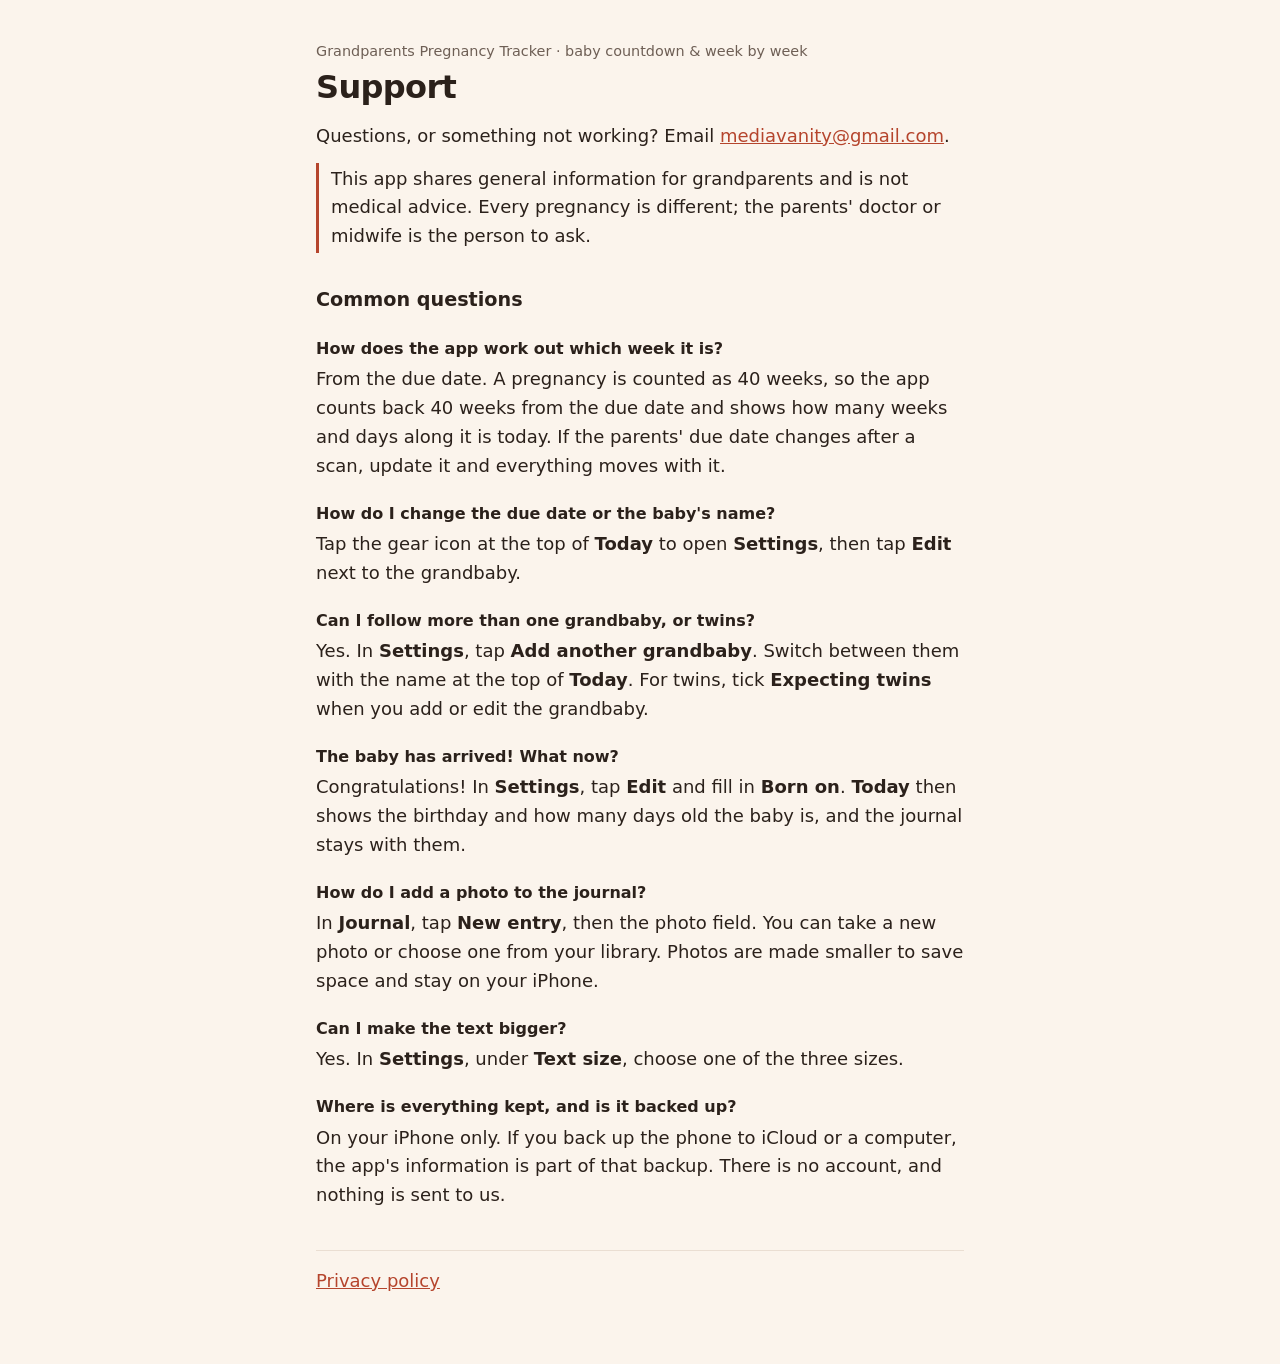
<file: index.html>
<!DOCTYPE html>
<html lang="en">
<head>
<meta charset="utf-8">
<meta name="viewport" content="width=device-width, initial-scale=1">
<title>Grandparents Pregnancy Tracker Support</title>
<meta name="description" content="Help and contact for Grandparents Pregnancy Tracker, a baby countdown and week-by-week guide for grandparents-to-be on iPhone.">
<link rel="stylesheet" href="style.css">
</head>
<body>
<main>
<p class="eyebrow">Grandparents Pregnancy Tracker · baby countdown &amp; week by week</p>
<h1>Support</h1>
<p>Questions, or something not working? Email <a href="mailto:mediavanity@gmail.com?subject=Grandparents%20Pregnancy%20Tracker%20support">mediavanity@gmail.com</a>.</p>
<p class="note">This app shares general information for grandparents and is not medical advice. Every pregnancy is different; the parents' doctor or midwife is the person to ask.</p>

<h2>Common questions</h2>
<h3>How does the app work out which week it is?</h3>
<p>From the due date. A pregnancy is counted as 40 weeks, so the app counts back 40 weeks from the due date and shows how many weeks and days along it is today. If the parents' due date changes after a scan, update it and everything moves with it.</p>
<h3>How do I change the due date or the baby's name?</h3>
<p>Tap the gear icon at the top of <b>Today</b> to open <b>Settings</b>, then tap <b>Edit</b> next to the grandbaby.</p>
<h3>Can I follow more than one grandbaby, or twins?</h3>
<p>Yes. In <b>Settings</b>, tap <b>Add another grandbaby</b>. Switch between them with the name at the top of <b>Today</b>. For twins, tick <b>Expecting twins</b> when you add or edit the grandbaby.</p>
<h3>The baby has arrived! What now?</h3>
<p>Congratulations! In <b>Settings</b>, tap <b>Edit</b> and fill in <b>Born on</b>. <b>Today</b> then shows the birthday and how many days old the baby is, and the journal stays with them.</p>
<h3>How do I add a photo to the journal?</h3>
<p>In <b>Journal</b>, tap <b>New entry</b>, then the photo field. You can take a new photo or choose one from your library. Photos are made smaller to save space and stay on your iPhone.</p>
<h3>Can I make the text bigger?</h3>
<p>Yes. In <b>Settings</b>, under <b>Text size</b>, choose one of the three sizes.</p>
<h3>Where is everything kept, and is it backed up?</h3>
<p>On your iPhone only. If you back up the phone to iCloud or a computer, the app's information is part of that backup. There is no account, and nothing is sent to us.</p>

<p class="foot"><a href="privacy.html">Privacy policy</a></p>
</main>
</body>
</html>
</file>
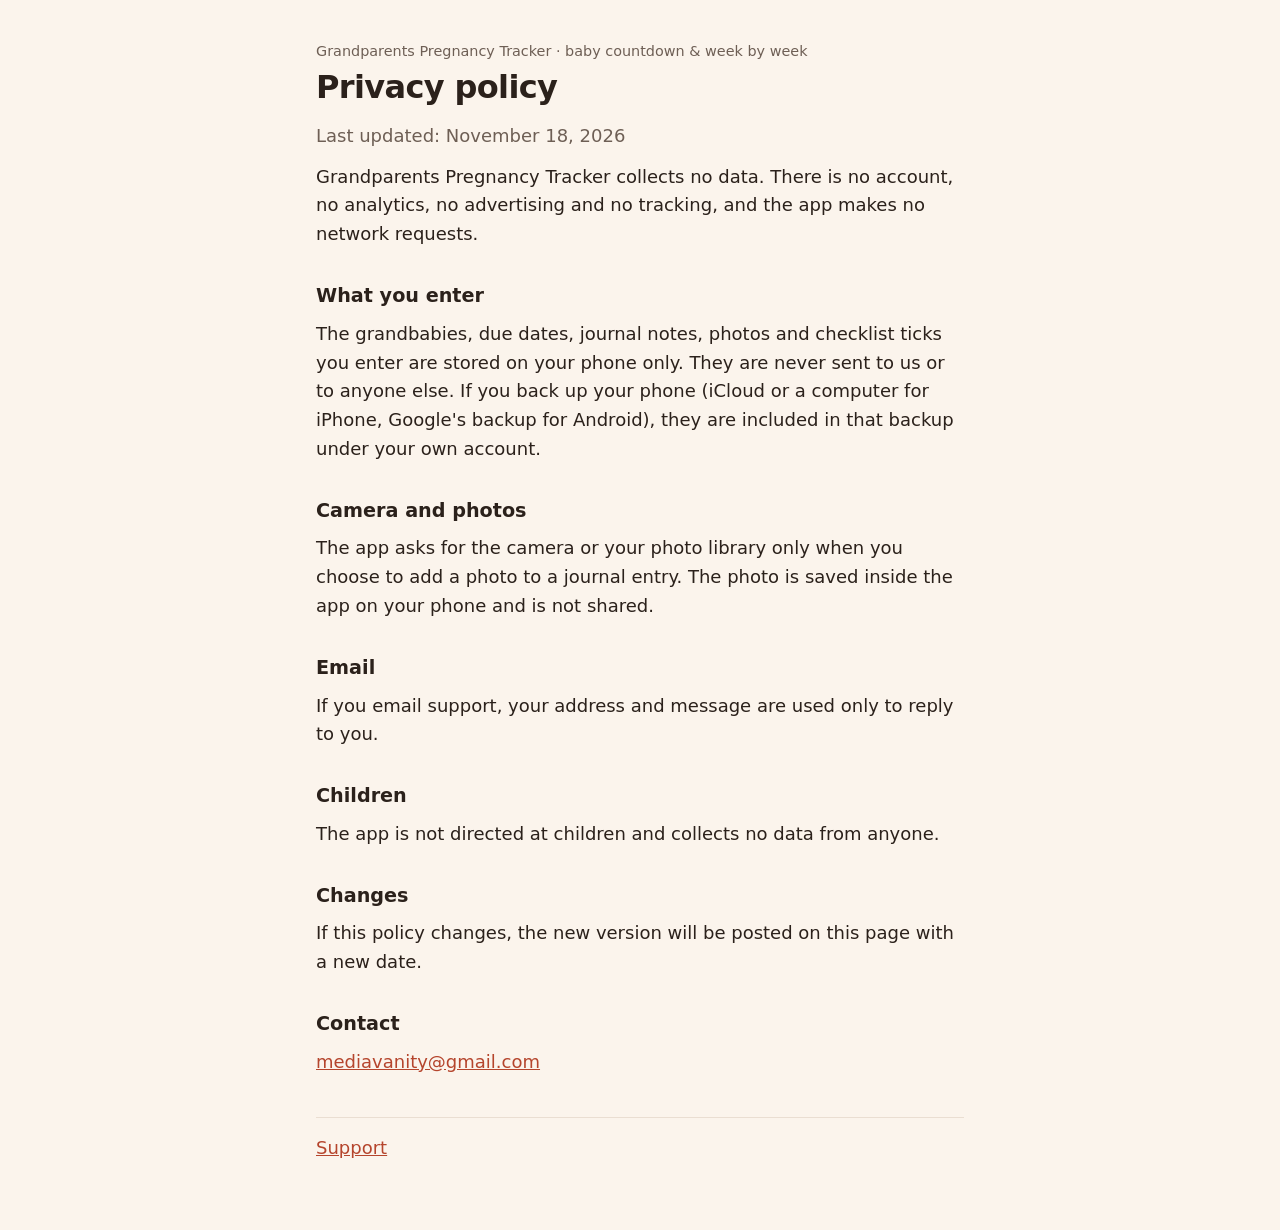
<file: privacy.html>
<!DOCTYPE html>
<html lang="en">
<head>
<meta charset="utf-8">
<meta name="viewport" content="width=device-width, initial-scale=1">
<title>Grandparents Pregnancy Tracker Privacy Policy</title>
<link rel="stylesheet" href="style.css">
</head>
<body>
<main>
<p class="eyebrow">Grandparents Pregnancy Tracker · baby countdown &amp; week by week</p>
<h1>Privacy policy</h1>
<p class="mute">Last updated: November 18, 2026</p>

<p>Grandparents Pregnancy Tracker collects no data. There is no account, no analytics, no advertising and no tracking, and the app makes no network requests.</p>

<h2>What you enter</h2>
<p>The grandbabies, due dates, journal notes, photos and checklist ticks you enter are stored on your phone only. They are never sent to us or to anyone else. If you back up your phone (iCloud or a computer for iPhone, Google's backup for Android), they are included in that backup under your own account.</p>

<h2>Camera and photos</h2>
<p>The app asks for the camera or your photo library only when you choose to add a photo to a journal entry. The photo is saved inside the app on your phone and is not shared.</p>

<h2>Email</h2>
<p>If you email support, your address and message are used only to reply to you.</p>

<h2>Children</h2>
<p>The app is not directed at children and collects no data from anyone.</p>

<h2>Changes</h2>
<p>If this policy changes, the new version will be posted on this page with a new date.</p>

<h2>Contact</h2>
<p><a href="mailto:mediavanity@gmail.com">mediavanity@gmail.com</a></p>

<p class="foot"><a href="index.html">Support</a></p>
</main>
</body>
</html>
</file>
<file: style.css>
:root{--bg:#FBF4EC;--panel:#fff;--ink:#2B211B;--mute:#6E5F55;--line:#EADED2;--acc:#B5452D}
@media (prefers-color-scheme:dark){:root{--bg:#1C1714;--panel:#2A2320;--ink:#F4EBE4;--mute:#BCAA9D;--line:#3D332D;--acc:#E98A6D;color-scheme:dark}}
*{box-sizing:border-box}
html{-webkit-text-size-adjust:100%}
body{margin:0;background:var(--bg);color:var(--ink);font:18px/1.6 system-ui,-apple-system,"Segoe UI",sans-serif}
main{max-width:680px;margin:0 auto;padding:40px 16px 56px}
.eyebrow{margin:0 0 6px;color:var(--mute);font-size:.9rem}
h1{margin:0 0 16px;font-size:2rem;line-height:1.15;letter-spacing:-.02em}
h2{margin:32px 0 8px;font-size:1.2rem}
h3{margin:20px 0 4px;font-size:1rem}
p{margin:0 0 12px}
.mute{color:var(--mute)}
a{color:var(--acc)}
.foot{margin-top:40px;padding-top:16px;border-top:1px solid var(--line)}
.note{border-left:3px solid var(--acc);padding:2px 0 2px 12px}
</file>
